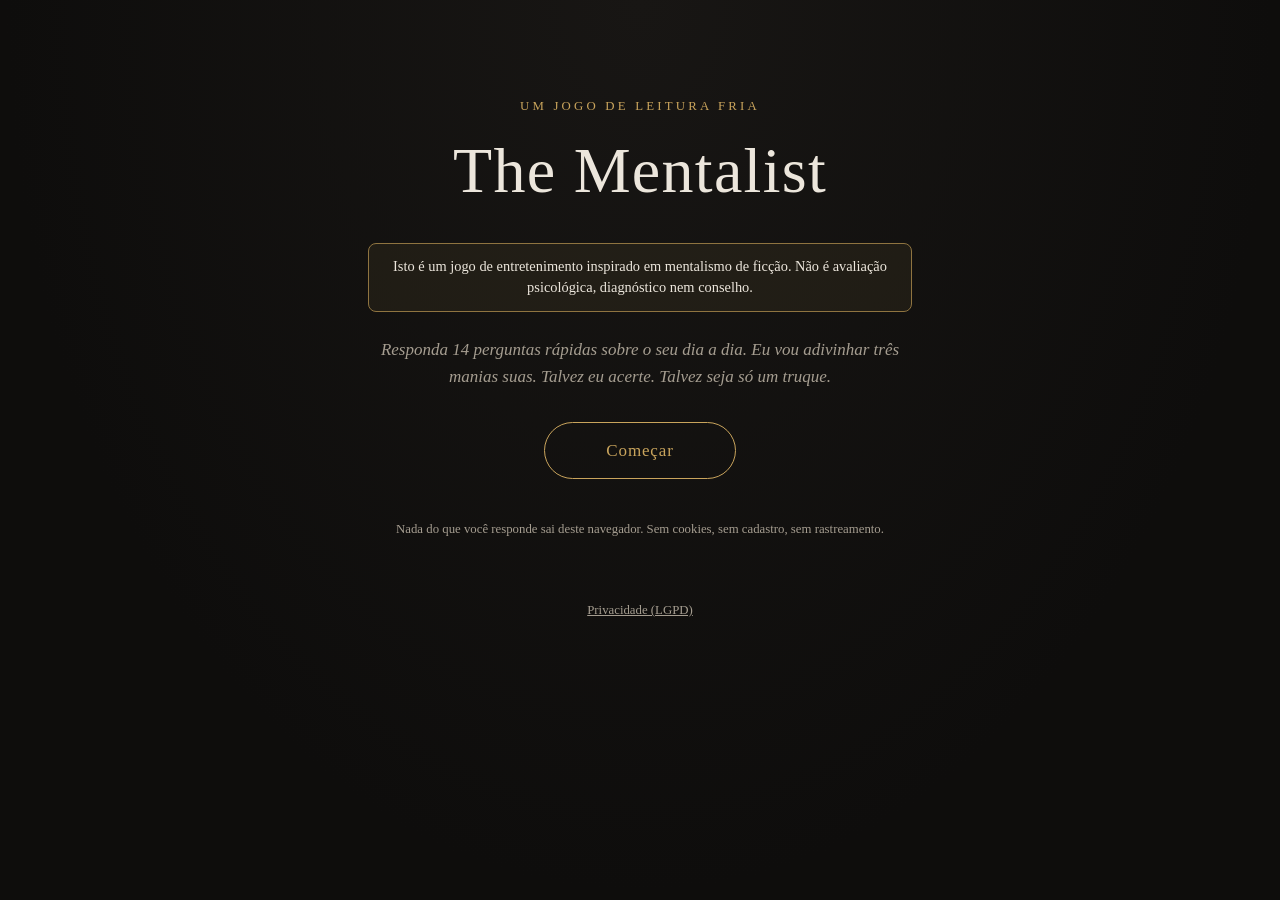
<file: index.html>
<!doctype html>
<html lang="pt-BR">
<head>
  <meta charset="utf-8">
  <meta name="viewport" content="width=device-width, initial-scale=1">
  <meta name="color-scheme" content="dark">
  <meta http-equiv="Content-Security-Policy" content="default-src 'self'; script-src 'self'; style-src 'self'; img-src 'self'; connect-src 'self'; form-action 'none'; base-uri 'self'">
  <meta name="referrer" content="no-referrer">
  <meta name="description" content="Um jogo de entretenimento: responda 14 perguntas e deixe o mentalista adivinhar suas manias.">
  <title>The Mentalist</title>
  <link rel="stylesheet" href="css/style.css">
</head>
<body>
  <main class="palco">

    <!-- Tela 1: Início -->
    <section id="tela-inicio" class="tela" aria-labelledby="titulo-inicio">
      <p class="sobretitulo">Um jogo de leitura fria</p>
      <h1 id="titulo-inicio" tabindex="-1">The Mentalist</h1>
      <p class="aviso" role="note">
        Isto é um jogo de entretenimento inspirado em mentalismo de ficção.
        Não é avaliação psicológica, diagnóstico nem conselho.
      </p>
      <p class="convite">
        Responda 14 perguntas rápidas sobre o seu dia a dia.
        Eu vou adivinhar três manias suas. Talvez eu acerte. Talvez seja só um truque.
      </p>
      <button id="btn-comecar" class="botao" type="button" disabled>Carregando…</button>
      <p id="erro-carga" class="erro" role="alert" hidden></p>
      <p class="rodape">Nada do que você responde sai deste navegador. Sem cookies, sem cadastro, sem rastreamento.</p>
    </section>

    <!-- Tela 2: Questionário -->
    <section id="tela-perguntas" class="tela" aria-labelledby="pergunta-texto" hidden>
      <div class="progresso">
        <span id="progresso-texto">Pergunta 1 de 14</span>
        <div class="barra" aria-hidden="true"><div id="progresso-barra"></div></div>
      </div>
      <p id="interjeicao" class="interjeicao" aria-live="polite"></p>
      <p id="pergunta-area" class="sobretitulo"></p>
      <h2 id="pergunta-texto" tabindex="-1"></h2>
      <div id="opcoes" class="opcoes" role="group" aria-labelledby="pergunta-texto"></div>
      <button id="btn-voltar" class="link" type="button">← Voltar</button>
    </section>

    <!-- Tela 3: Leitura -->
    <section id="tela-leitura" class="tela" aria-labelledby="titulo-leitura" hidden>
      <p class="aviso" role="note">
        Isto é um jogo de entretenimento inspirado em mentalismo de ficção.
        Não é avaliação psicológica, diagnóstico nem conselho.
      </p>
      <h2 id="titulo-leitura" tabindex="-1">A leitura</h2>
      <p id="pensando" class="pensando" aria-live="polite"></p>
      <div id="leitura" class="leitura" aria-live="polite"></div>
      <div id="acoes" class="acoes" hidden>
        <button id="btn-truque" class="botao" type="button" aria-expanded="false" aria-controls="truque">Como o truque funciona?</button>
        <button id="btn-novo" class="botao botao-secundario" type="button">Jogar de novo</button>
      </div>
      <div id="truque" class="truque" hidden>
        <h3 id="titulo-truque" tabindex="-1">O truque</h3>
        <p>
          Eu não li a sua mente. Cada frase acima saiu de uma tabela, escolhida pelas suas respostas,
          e usou uma técnica de <strong>leitura fria</strong>, o método de mentalistas e videntes para
          parecerem certeiros. Agora cada frase mostra a técnica que usou.
        </p>
        <dl id="truque-tecnicas"></dl>
        <p class="rodape">Quer se aprofundar? Procure por "leitura fria" e "efeito Forer".</p>
      </div>
    </section>

  </main>
  <footer class="rodape-site">
    <a href="privacidade.html">Privacidade (LGPD)</a>
  </footer>
  <script src="js/engine.js"></script>
  <script src="js/reading.js"></script>
  <script src="js/app.js"></script>
</body>
</html>
</file>
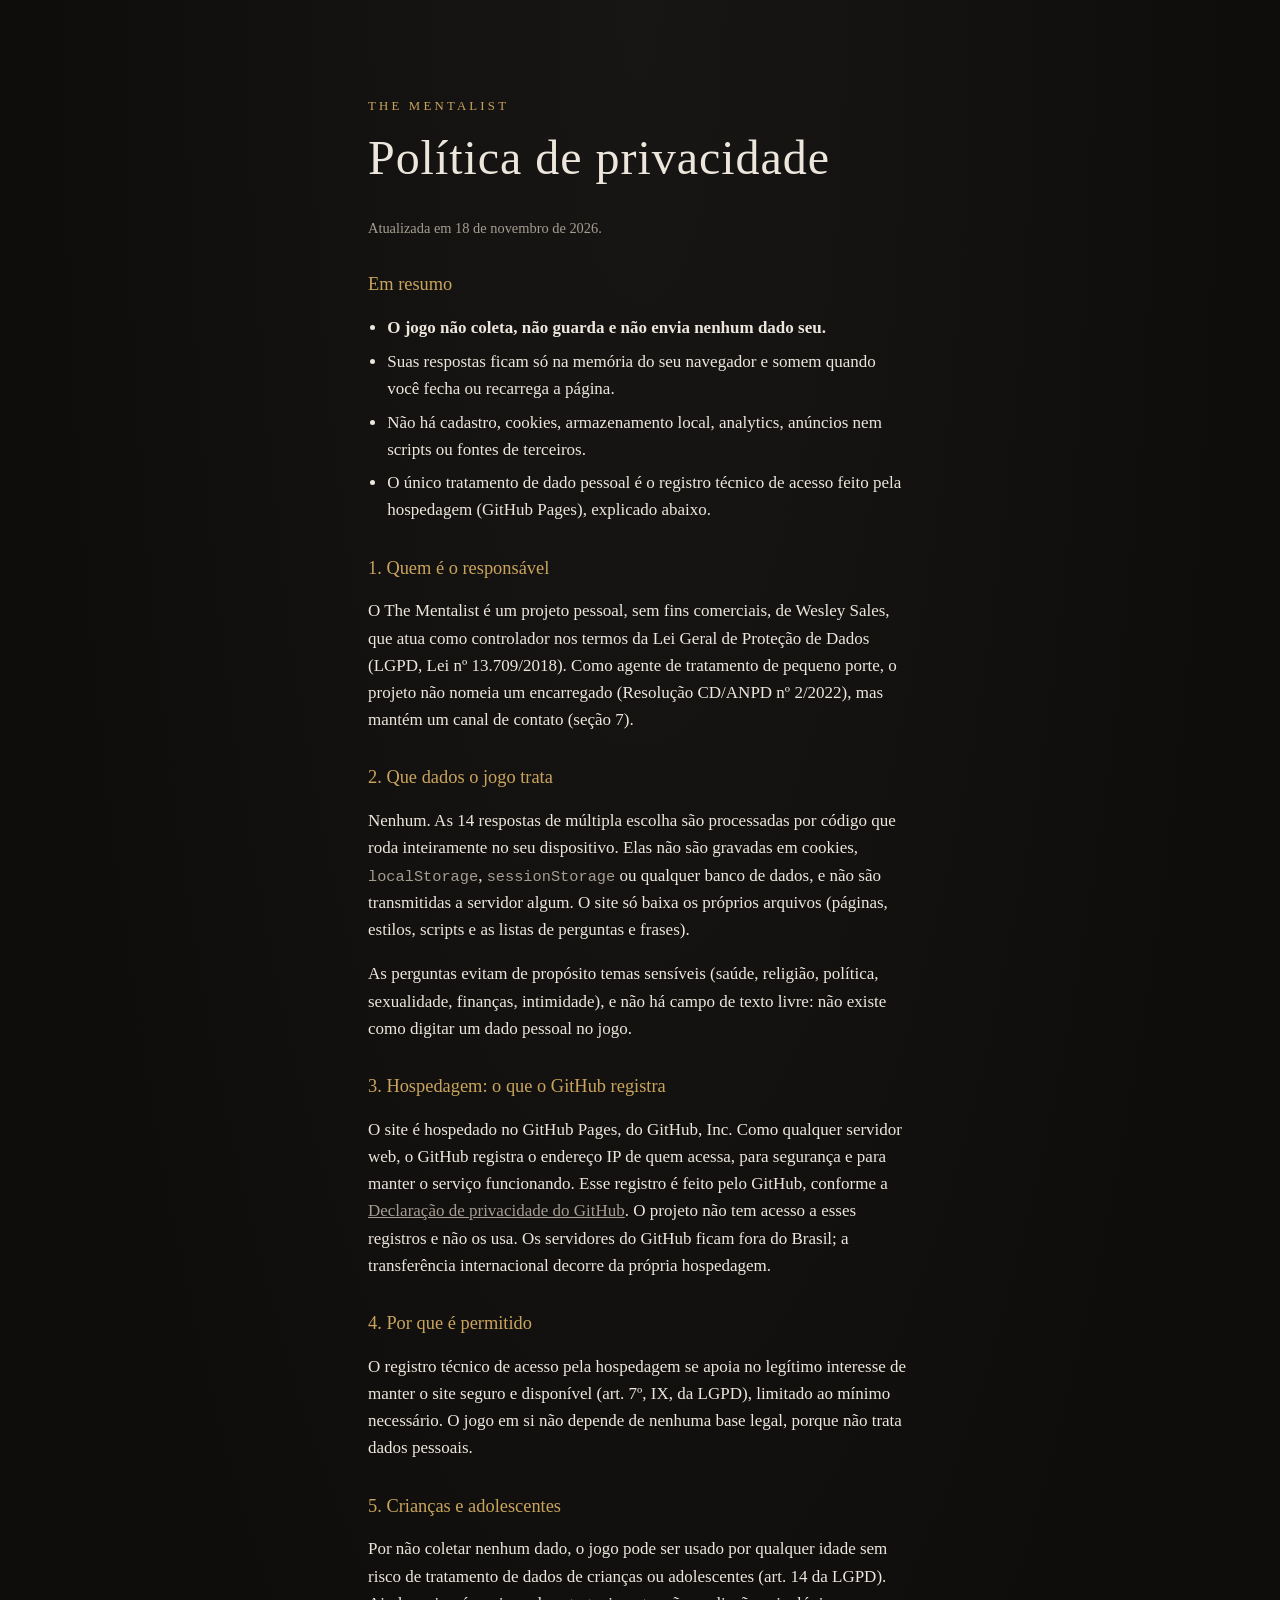
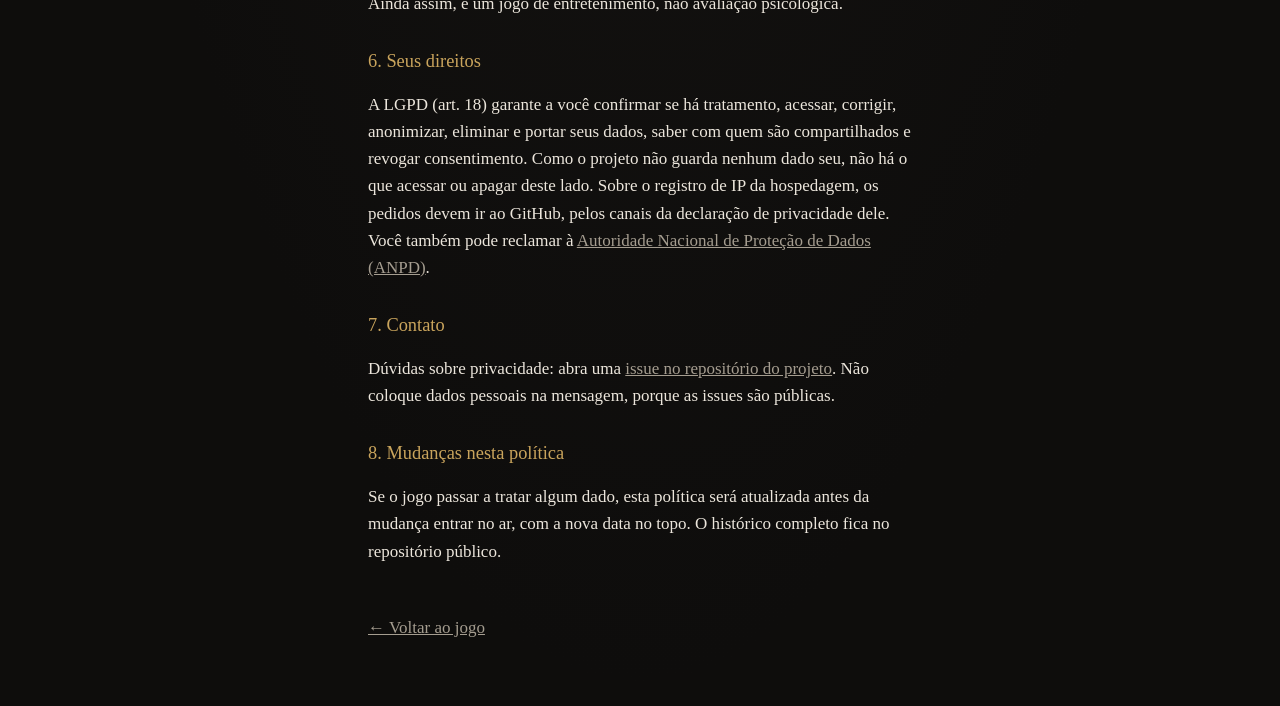
<file: privacidade.html>
<!doctype html>
<html lang="pt-BR">
<head>
  <meta charset="utf-8">
  <meta name="viewport" content="width=device-width, initial-scale=1">
  <meta name="color-scheme" content="dark">
  <meta http-equiv="Content-Security-Policy" content="default-src 'self'; script-src 'self'; style-src 'self'; img-src 'self'; connect-src 'self'; form-action 'none'; base-uri 'self'">
  <meta name="referrer" content="no-referrer">
  <meta name="description" content="Política de privacidade do The Mentalist, conforme a LGPD (Lei 13.709/2018).">
  <title>Privacidade · The Mentalist</title>
  <link rel="stylesheet" href="css/style.css">
</head>
<body>
  <main class="palco politica">
    <p class="sobretitulo">The Mentalist</p>
    <h1>Política de privacidade</h1>
    <p class="atualizada">Atualizada em 18 de novembro de 2026.</p>

    <h2>Em resumo</h2>
    <ul>
      <li><strong>O jogo não coleta, não guarda e não envia nenhum dado seu.</strong></li>
      <li>Suas respostas ficam só na memória do seu navegador e somem quando você fecha ou recarrega a página.</li>
      <li>Não há cadastro, cookies, armazenamento local, analytics, anúncios nem scripts ou fontes de terceiros.</li>
      <li>O único tratamento de dado pessoal é o registro técnico de acesso feito pela hospedagem (GitHub Pages), explicado abaixo.</li>
    </ul>

    <h2>1. Quem é o responsável</h2>
    <p>
      O The Mentalist é um projeto pessoal, sem fins comerciais, de Wesley Sales, que atua como controlador
      nos termos da Lei Geral de Proteção de Dados (LGPD, Lei nº 13.709/2018). Como agente de tratamento de pequeno
      porte, o projeto não nomeia um encarregado (Resolução CD/ANPD nº 2/2022), mas mantém um canal de contato
      (seção 7).
    </p>

    <h2>2. Que dados o jogo trata</h2>
    <p>
      Nenhum. As 14 respostas de múltipla escolha são processadas por código que roda inteiramente no seu
      dispositivo. Elas não são gravadas em cookies, <code>localStorage</code>, <code>sessionStorage</code>
      ou qualquer banco de dados, e não são transmitidas a servidor algum. O site só baixa os próprios arquivos
      (páginas, estilos, scripts e as listas de perguntas e frases).
    </p>
    <p>
      As perguntas evitam de propósito temas sensíveis (saúde, religião, política, sexualidade, finanças,
      intimidade), e não há campo de texto livre: não existe como digitar um dado pessoal no jogo.
    </p>

    <h2>3. Hospedagem: o que o GitHub registra</h2>
    <p>
      O site é hospedado no GitHub Pages, do GitHub, Inc. Como qualquer servidor web, o GitHub registra o
      endereço IP de quem acessa, para segurança e para manter o serviço funcionando. Esse registro é feito pelo
      GitHub, conforme a
      <a href="https://docs.github.com/pt/site-policy/privacy-policies/github-general-privacy-statement" rel="noopener noreferrer">Declaração de privacidade do GitHub</a>.
      O projeto não tem acesso a esses registros e não os usa. Os servidores do GitHub ficam fora do Brasil; a
      transferência internacional decorre da própria hospedagem.
    </p>

    <h2>4. Por que é permitido</h2>
    <p>
      O registro técnico de acesso pela hospedagem se apoia no legítimo interesse de manter o site seguro e
      disponível (art. 7º, IX, da LGPD), limitado ao mínimo necessário. O jogo em si não depende de nenhuma base
      legal, porque não trata dados pessoais.
    </p>

    <h2>5. Crianças e adolescentes</h2>
    <p>
      Por não coletar nenhum dado, o jogo pode ser usado por qualquer idade sem risco de tratamento de dados de
      crianças ou adolescentes (art. 14 da LGPD). Ainda assim, é um jogo de entretenimento, não avaliação
      psicológica.
    </p>

    <h2>6. Seus direitos</h2>
    <p>
      A LGPD (art. 18) garante a você confirmar se há tratamento, acessar, corrigir, anonimizar, eliminar e
      portar seus dados, saber com quem são compartilhados e revogar consentimento. Como o projeto não guarda
      nenhum dado seu, não há o que acessar ou apagar deste lado. Sobre o registro de IP da hospedagem, os pedidos
      devem ir ao GitHub, pelos canais da declaração de privacidade dele. Você também pode reclamar à
      <a href="https://www.gov.br/anpd/" rel="noopener noreferrer">Autoridade Nacional de Proteção de Dados (ANPD)</a>.
    </p>

    <h2>7. Contato</h2>
    <p>
      Dúvidas sobre privacidade: abra uma
      <a href="https://github.com/wesleyalmeidati/o-mentalista/issues" rel="noopener noreferrer">issue no repositório do projeto</a>.
      Não coloque dados pessoais na mensagem, porque as issues são públicas.
    </p>

    <h2>8. Mudanças nesta política</h2>
    <p>
      Se o jogo passar a tratar algum dado, esta política será atualizada antes da mudança entrar no ar, com a
      nova data no topo. O histórico completo fica no repositório público.
    </p>

    <p><a class="voltar" href="./">← Voltar ao jogo</a></p>
  </main>
</body>
</html>
</file>
<file: css/style.css>
/* The Mentalist: tema escuro elegante, celular primeiro.
   Fontes do sistema de propósito: sem Google Fonts = nenhuma requisição a terceiros. */

:root {
  --fundo: #0e0d0c;
  --fundo-2: #181614;
  --texto: #ece6dc;
  --texto-suave: #a59d90;
  --ouro: #c9a45c;
  --ouro-escuro: #8f7440;
  --borda: #2c2824;
  --serifa: "Iowan Old Style", "Palatino Linotype", Palatino, Georgia, "Times New Roman", serif;
}

* { box-sizing: border-box; }

html, body { margin: 0; }

body {
  min-height: 100vh;
  min-height: 100dvh;
  background: radial-gradient(ellipse at top, var(--fundo-2), var(--fundo) 70%);
  background-color: var(--fundo);
  color: var(--texto);
  font-family: var(--serifa);
  font-size: 1.0625rem;
  line-height: 1.6;
}

.palco {
  max-width: 36rem;
  margin: 0 auto;
  padding: 2rem 1rem 3rem;
}

.tela { text-align: center; }
.tela[hidden] { display: none; }

.sobretitulo {
  margin: 1rem 0 0;
  color: var(--ouro);
  font-size: .8rem;
  letter-spacing: .25em;
  text-transform: uppercase;
}

h1 {
  margin: .25rem 0 1.25rem;
  font-size: clamp(2.5rem, 12vw, 4rem);
  font-weight: 400;
  letter-spacing: .02em;
}

.aviso {
  margin: 0 0 1.5rem;
  padding: .75rem 1rem;
  border: 1px solid var(--ouro-escuro);
  border-radius: .5rem;
  background: rgba(201, 164, 92, .07);
  color: var(--texto);
  font-size: .9rem;
  line-height: 1.5;
}

.convite {
  margin: 0 0 2rem;
  color: var(--texto-suave);
  font-style: italic;
}

.botao {
  min-width: 12rem;
  padding: .85rem 1.75rem;
  border: 1px solid var(--ouro);
  border-radius: 999px;
  background: transparent;
  color: var(--ouro);
  font: inherit;
  letter-spacing: .05em;
  cursor: pointer;
  transition: background .2s, color .2s;
}

.botao:hover:not(:disabled) {
  background: var(--ouro);
  color: var(--fundo);
}

.botao:focus-visible {
  outline: 2px solid var(--ouro);
  outline-offset: 3px;
}

.botao:disabled { opacity: .55; cursor: default; }

.rodape {
  margin-top: 2.5rem;
  color: var(--texto-suave);
  font-size: .8rem;
}

/* ---------- avisos e erros ---------- */
.erro { color: #e8a49a; font-size: .9rem; }

/* ---------- questionário ---------- */
.progresso {
  display: flex;
  flex-direction: column;
  gap: .4rem;
  color: var(--texto-suave);
  font-size: .8rem;
  letter-spacing: .08em;
}

.barra { height: 2px; background: var(--borda); border-radius: 2px; overflow: hidden; }
#progresso-barra { height: 100%; width: 0; background: var(--ouro); transition: width .3s; }

.interjeicao {
  min-height: 1.6em;
  margin: 1rem 0 0;
  color: var(--ouro);
  font-style: italic;
}

h2 {
  margin: .25rem 0 1.5rem;
  font-size: clamp(1.35rem, 5.5vw, 1.75rem);
  font-weight: 400;
  line-height: 1.35;
}

h1:focus, h2:focus, h3:focus { outline: none; }

.opcoes { display: grid; gap: .75rem; text-align: left; }

.opcao {
  width: 100%;
  padding: .9rem 1.1rem;
  border: 1px solid var(--borda);
  border-radius: .6rem;
  background: var(--fundo-2);
  color: var(--texto);
  font: inherit;
  line-height: 1.4;
  text-align: left;
  cursor: pointer;
  transition: border-color .2s, background .2s;
}

.opcao:hover { border-color: var(--ouro-escuro); }
.opcao:focus-visible { outline: 2px solid var(--ouro); outline-offset: 2px; }
.opcao.escolhida { border-color: var(--ouro); background: rgba(201, 164, 92, .1); }

.link {
  margin-top: 1.5rem;
  padding: .5rem;
  border: 0;
  background: none;
  color: var(--texto-suave);
  font: inherit;
  font-size: .9rem;
  cursor: pointer;
}
.link:hover { color: var(--texto); }
.link:focus-visible { outline: 2px solid var(--ouro); outline-offset: 2px; }
.link[hidden] { display: none; }

/* ---------- leitura ---------- */
.pensando { min-height: 1.6em; color: var(--texto-suave); font-style: italic; }
.pensando:empty { display: none; }

.leitura { text-align: left; }

.frase { margin: 0 0 1rem; }
.teatral { color: var(--texto-suave); font-style: italic; text-align: center; }
.final { margin-top: 2rem; color: var(--ouro); font-size: 1.15rem; }
.destaque { padding-left: 1rem; border-left: 2px solid var(--ouro-escuro); }

.mania {
  margin: 0 0 1.25rem;
  padding: 1.1rem 1.1rem .2rem;
  border: 1px solid var(--borda);
  border-radius: .6rem;
  background: var(--fundo-2);
}

.mania h3 {
  margin: 0 0 .6rem;
  color: var(--ouro);
  font-size: .8rem;
  font-weight: 400;
  letter-spacing: .2em;
  text-transform: uppercase;
}

.tag-tecnica {
  display: none;
  width: fit-content;
  margin-top: .3rem;
  padding: .1rem .55rem;
  border: 1px solid var(--ouro-escuro);
  border-radius: 999px;
  color: var(--ouro);
  font-size: .72rem;
  font-style: normal;
  letter-spacing: .05em;
}

.revelada .tag-tecnica { display: block; }
.revelada .teatral .tag-tecnica { margin-inline: auto; }

.surgindo { animation: surgir .6s ease-out both; }
@keyframes surgir {
  from { opacity: 0; transform: translateY(6px); }
  to { opacity: 1; transform: none; }
}

.acoes {
  display: flex;
  flex-direction: column;
  align-items: center;
  gap: .75rem;
  margin-top: 2rem;
}
.acoes[hidden] { display: none; }

.botao-secundario { border-color: var(--borda); color: var(--texto-suave); }

.truque {
  margin-top: 2rem;
  padding: 1.25rem 1.1rem;
  border-top: 1px solid var(--ouro-escuro);
  text-align: left;
}
.truque[hidden] { display: none; }
.truque h3 { margin: 0 0 .5rem; color: var(--ouro); font-weight: 400; }
.truque dt { margin-top: 1rem; color: var(--ouro); }
.truque dd { margin: .2rem 0 0; color: var(--texto-suave); }

@media (prefers-reduced-motion: reduce) {
  *, *::before, *::after { transition: none !important; animation: none !important; }
}

@media (min-width: 48rem) {
  .palco { padding-top: 5rem; }
  .acoes { flex-direction: row; justify-content: center; }
}

/* ---------- privacidade (LGPD) ---------- */
.rodape-site {
  padding: 0 1.25rem 2rem;
  text-align: center;
  font-size: .8rem;
}
.rodape-site a,
.politica a { color: var(--texto-suave); }
.rodape-site a:hover,
.politica a:hover { color: var(--texto); }
.rodape-site a:focus-visible,
.politica a:focus-visible { outline: 2px solid var(--ouro); outline-offset: 2px; }

.politica { text-align: left; line-height: 1.6; }
.politica h1 { text-align: left; font-size: clamp(2rem, 9vw, 3rem); }
.politica h2 { margin: 2rem 0 .5rem; font-size: 1.15rem; color: var(--ouro); text-align: left; }
.politica ul { padding-left: 1.2rem; }
.politica li { margin-bottom: .4rem; }
.politica code { font-size: .9em; color: var(--texto-suave); }
.politica .atualizada { color: var(--texto-suave); font-size: .9rem; }
.politica .voltar { display: inline-block; margin-top: 2rem; }
</file>
